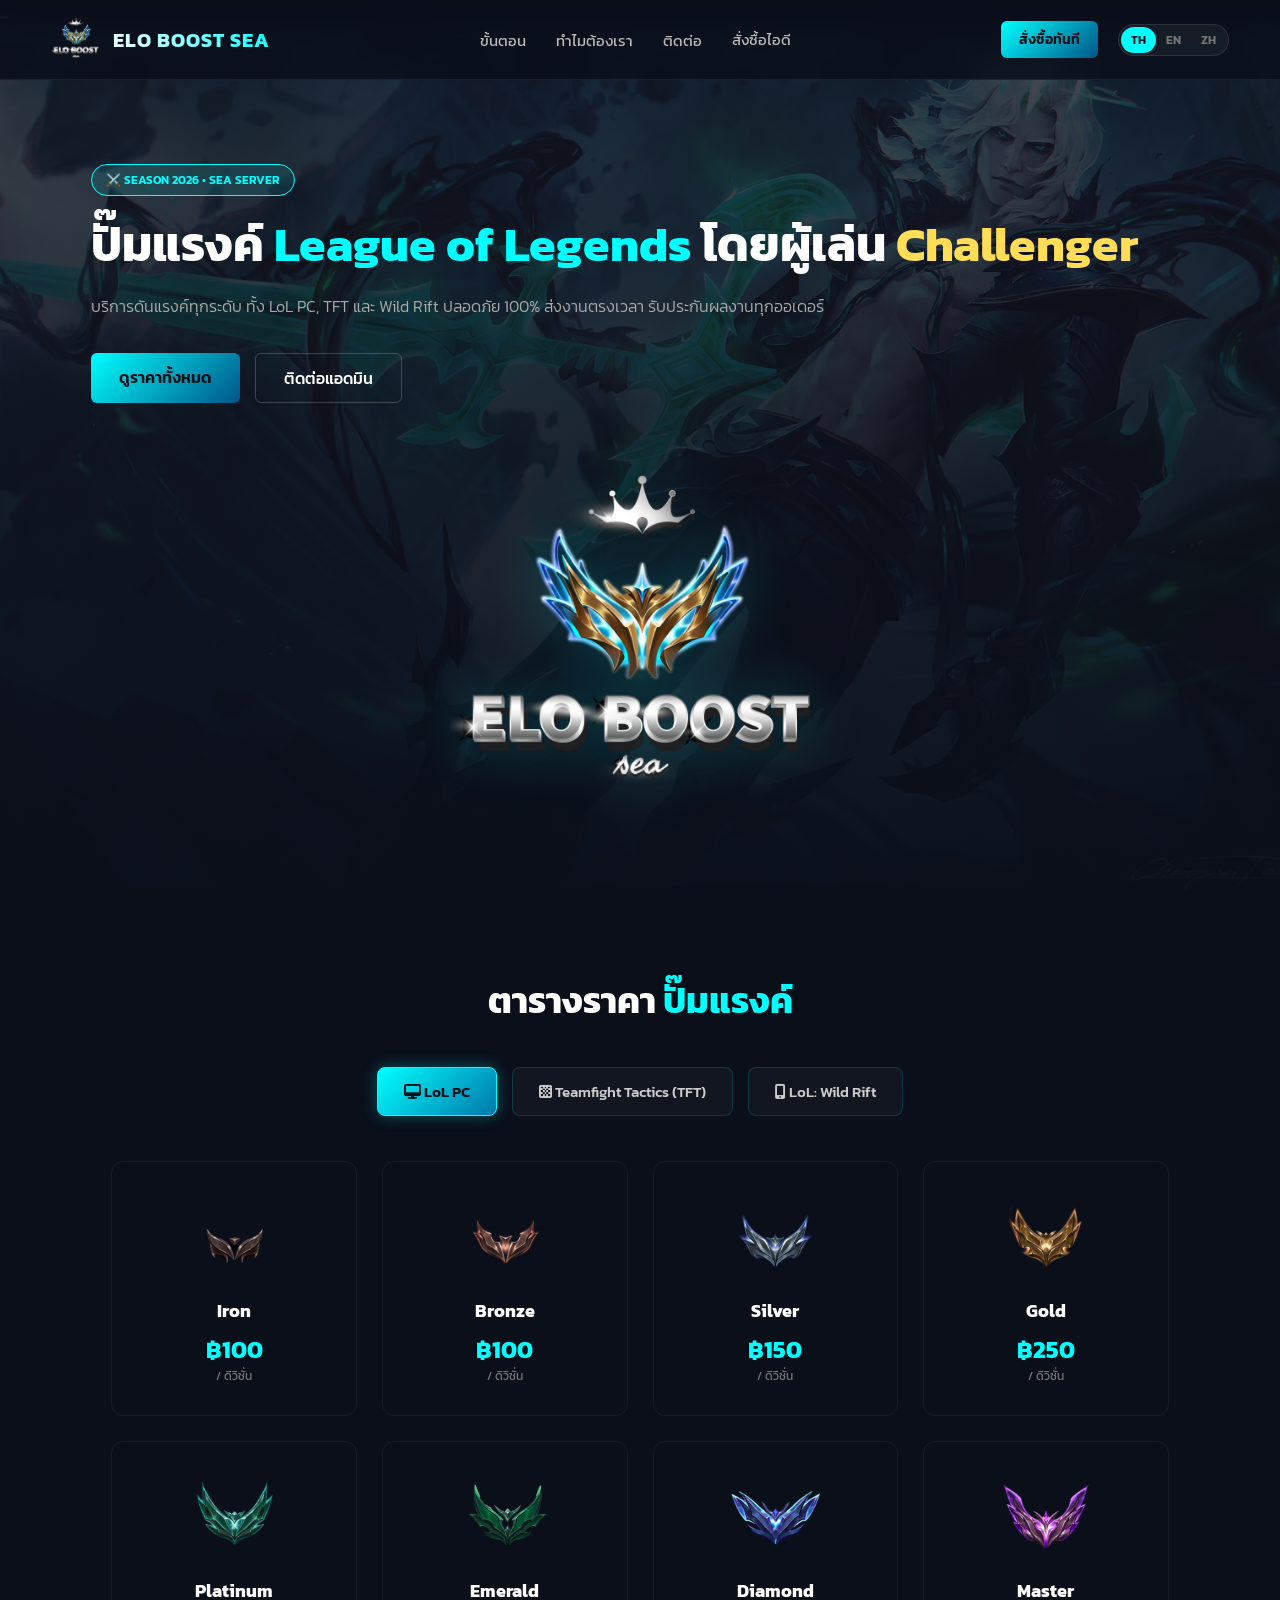
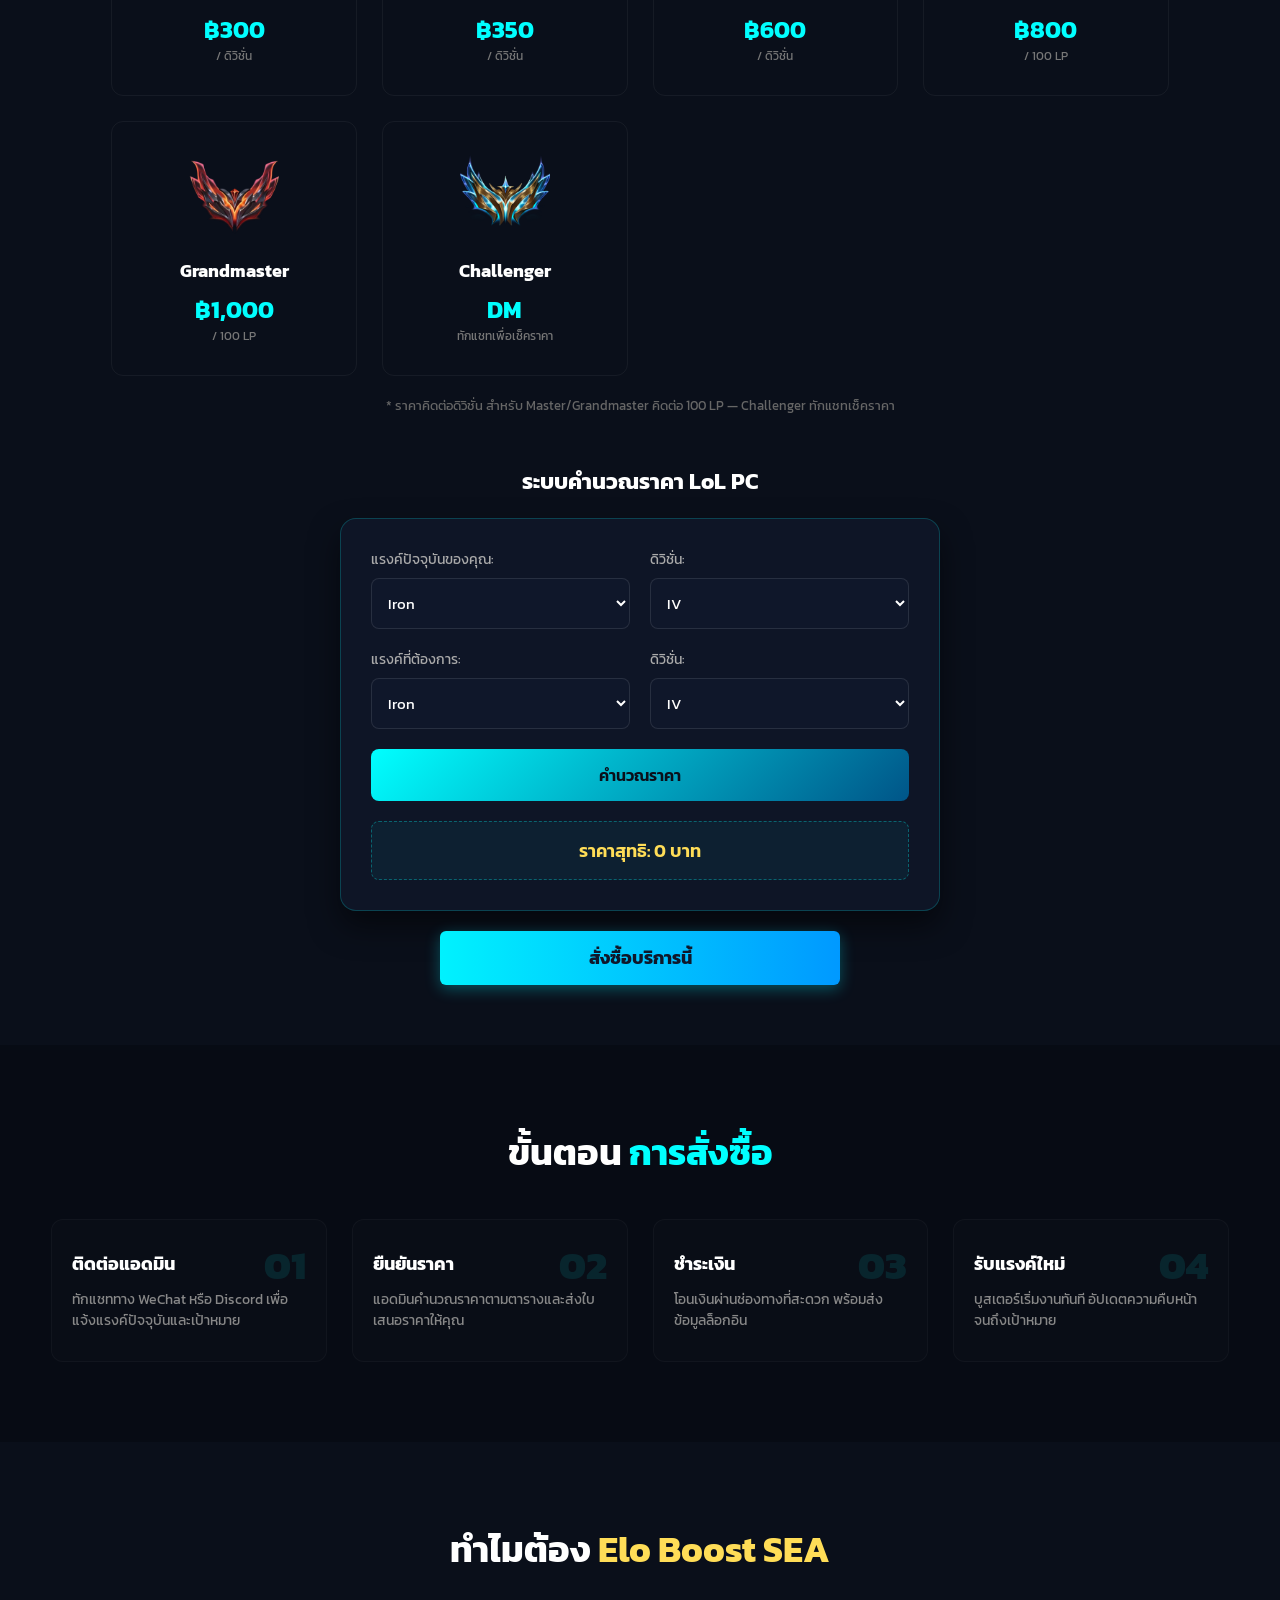
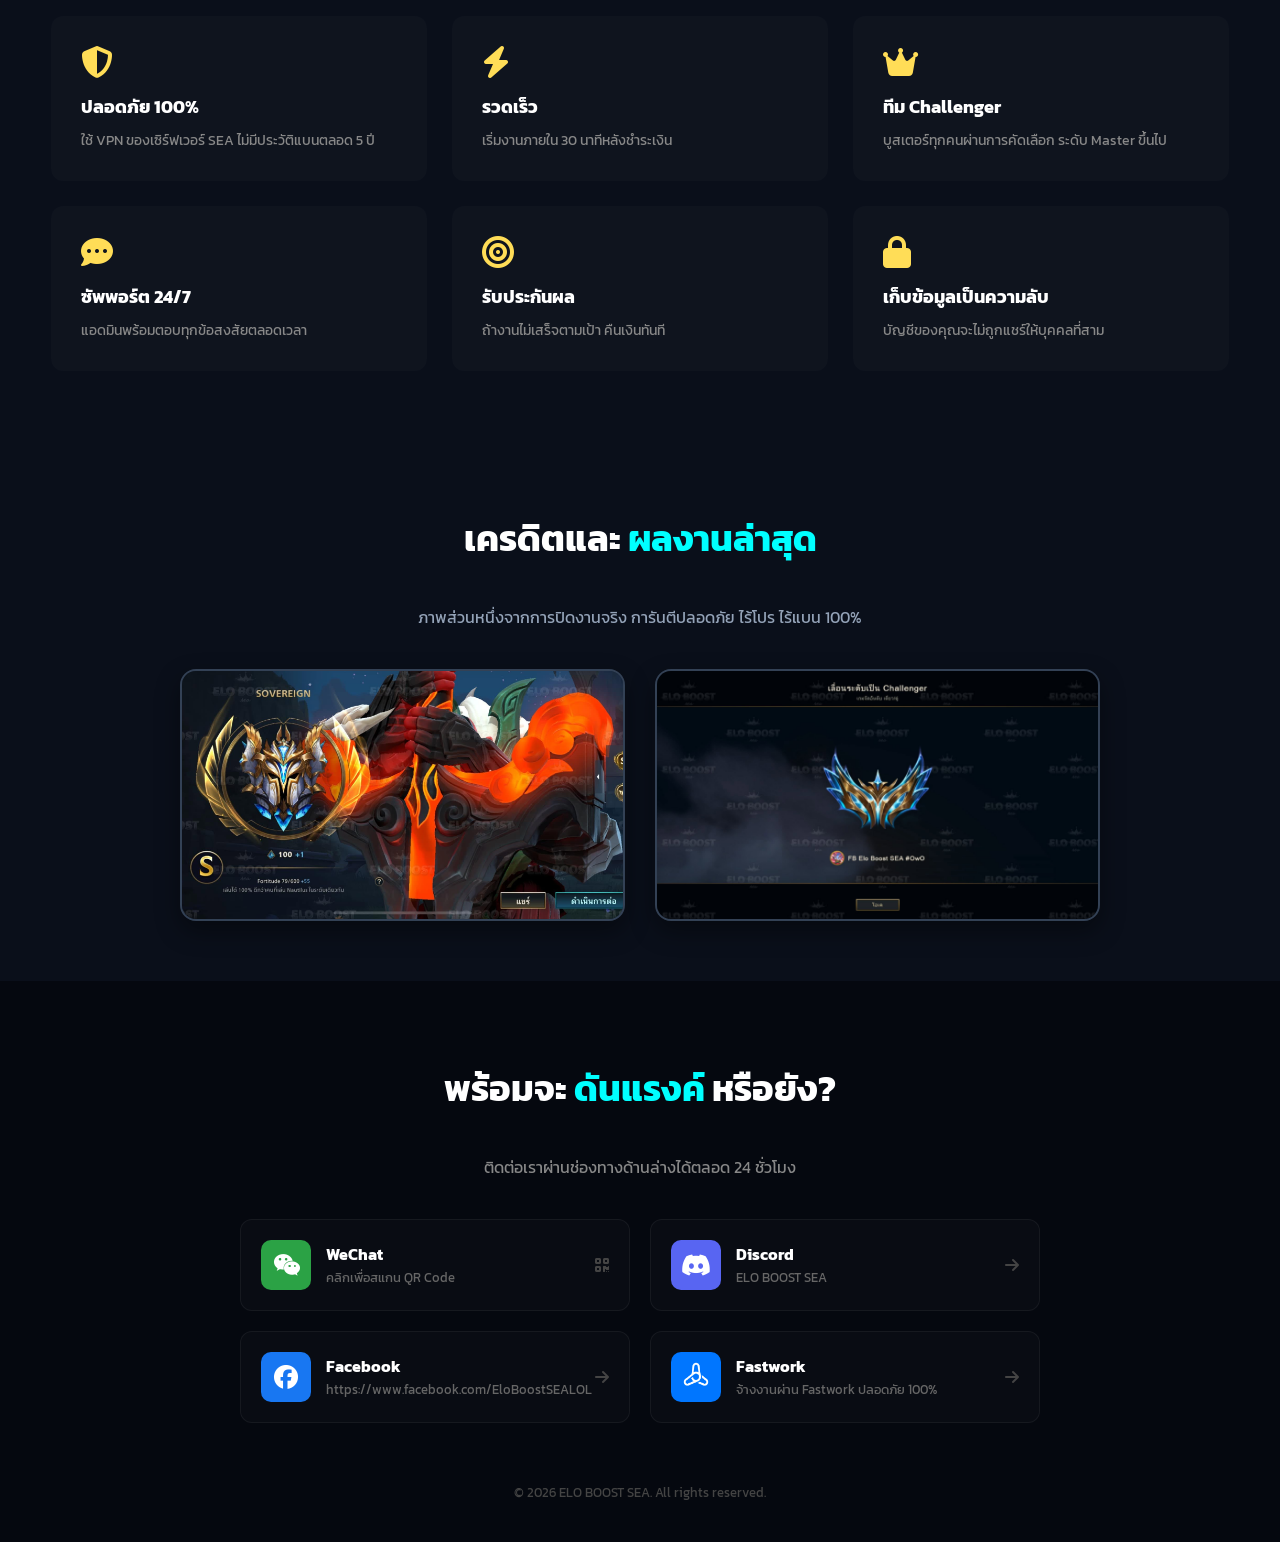
<file: index.html>
<!DOCTYPE html>
<html lang="th">
<head>
    <meta charset="UTF-8">
    <meta name="viewport" content="width=device-width, initial-scale=1.0">
    <title>ELO BOOST SEA - บริการปั๊มแรงค์ LOL / TFT / Wild Rift</title>
    <link rel="icon" type="image/png" href="favicon.png">
    <link href="https://fonts.googleapis.com/css2?family=Kanit:wght@300;400;500;600;700&display=swap" rel="stylesheet">
    <link rel="stylesheet" href="https://cdnjs.cloudflare.com/ajax/libs/font-awesome/6.4.0/css/all.min.css">
    <link rel="stylesheet" href="style.css">
    ...

    <!-- 👑 โค้ดปรับแต่งพื้นหลังภาพ Viego เฉพาะส่วนบนถึงคำนวณแรงค์ -->
    <style>
        .viego-bg-wrapper {
            background-image: linear-gradient(to bottom, rgba(10, 15, 26, 0.75), rgba(10, 15, 26, 0.98)), url('1124214.jpg');
            background-size: cover;
            background-position: center top;
            background-repeat: no-repeat;
            background-attachment: fixed;
            width: 100%;
        }
        .hero-section, .pricing-container-section {
            background: transparent !important;
        }
    </style>
</head>
<body>

    <!-- แถบเมนูด้านบน (Navbar Fixed) -->
    <header class="navbar">
        <div class="nav-left">
            <img src="logo.png" alt="Logo" class="nav-logo">
            <span class="logo-text">ELO BOOST SEA</span>
        </div>
        
        <nav class="nav-center">
            <ul>
                <li><a href="#steps" data-key="navSteps">ขั้นตอน</a></li>
                <li><a href="#whyus" data-key="navWhy">ทำไมต้องเรา</a></li>
                <li><a href="#contact" data-key="navContact">ติดต่อ</a></li>
                <a href="https://sell-buy-id-elosoostsea.lovable.app" target="_blank" class="nav-link nav-buy-id" data-key="navBuyId">สั่งซื้อไอดี</a>
            </ul>
        </nav>

        <div class="nav-right">
            <a href="#contact" class="btn-nav-order" data-key="navOrderBtn">สั่งซื้อทันที</a>
            <div class="lang-switcher">
                <button onclick="switchLanguage('th')" id="btn-th" class="lang-btn active">TH</button>
                <button onclick="switchLanguage('en')" id="btn-en" class="lang-btn">EN</button>
                <button id="btn-zh" onclick="switchLanguage('zh')" class="lang-btn">ZH</button>
            </div>
        </div>
    </header>

    <!-- 🟢 เริ่มโซนพื้นหลัง Viego -->
    <div class="viego-bg-wrapper">

        <!-- ส่วนที่ 1: หน้าแรกหลัก (Hero Section) -->
        <section id="home" class="hero-section">
            <div class="hero-container">
                <div class="hero-content">
                    <div class="season-badge">
                        <span>⚔️ SEASON 2026 • SEA SERVER</span>
                    </div>
                    <h1 data-key="heroTitle">
                        ปั๊มแรงค์ <span class="text-cyan">League of Legends</span> โดยผู้เล่น <span class="text-gold">Challenger</span>
                    </h1>
                    <p class="hero-subtext" data-key="heroSub">
                        บริการดันแรงค์ทุกระดับ ทั้ง LoL PC, TFT และ Wild Rift ปลอดภัย 100% ส่งงานตรงเวลา รับประกันผลงานทุกออเดอร์
                    </p>
                    <div class="hero-buttons">
                        <a href="#pricing-section" class="btn-gradient" data-key="btnPriceText">ดูราคาทั้งหมด</a>
                        <a href="#contact" class="btn-outline" data-key="btnAdminText">ติดต่อแอดมิน</a>
                    </div>
                </div>

                <div class="hero-image-area">
                    <div class="radial-glow"></div>
                    <img src="logo.png" alt="ELO BOOST SEA" class="hero-crest">
                </div>
            </div>
        </section>

        <!-- ส่วนที่ 2: ตารางราคาและการคำนวณราคา (Pricing & Calculator) -->
        <section id="pricing-section" class="pricing-container-section">
            <h2 class="section-title" data-key="pricingMainTitle">ตารางราคา <span class="text-cyan">ปั๊มแรงค์</span></h2>
            
            <!-- 🎛️ แท็บสลับหมวดหมู่เกม (Game Tabs) -->
            <div class="game-tabs-nav">
                <button class="game-tab-btn active" onclick="switchGameTab('lol-pc')">
                    <i class="fa-solid fa-desktop"></i> LoL PC
                </button>
                <button class="game-tab-btn" onclick="switchGameTab('tft')">
                    <i class="fa-solid fa-chess-board"></i> Teamfight Tactics (TFT)
                </button>
                <button class="game-tab-btn" onclick="switchGameTab('lol-wr')">
                    <i class="fa-solid fa-mobile-screen-button"></i> LoL: Wild Rift
                </button>
            </div>

            <!-- ==========================================
                 หมวดหมู่ที่ 1: LoL PC Content
                 ========================================== -->
            <div id="content-lol-pc" class="game-tab-content active">
                <div class="rank-price-grid">
                    <div class="rank-card card-iron">
                        <img src="120px-Season_2022_-_Iron.png" alt="Iron" class="rank-img">
                        <h3 class="rank-name-iron">Iron</h3>
                        <p class="price-val">฿100</p><span class="price-unit" data-key="perDiv">/ ดิวิชั่น</span>
                    </div>
                    <div class="rank-card card-bronze">
                        <img src="7ce03682-2356-4f67-9c69-5ff49ad4ee72.webp" alt="Bronze" class="rank-img">
                        <h3 class="rank-name-bronze">Bronze</h3>
                        <p class="price-val">฿100</p><span class="price-unit" data-key="perDiv">/ ดิวิชั่น</span>
                    </div>
                    <div class="rank-card card-silver">
                        <img src="093c5360-2961-41d2-860e-8cac01f070ce.webp" alt="Silver" class="rank-img">
                        <h3 class="rank-name-silver">Silver</h3>
                        <p class="price-val">฿150</p><span class="price-unit" data-key="perDiv">/ ดิวิชั่น</span>
                    </div>
                    <div class="rank-card card-gold">
                        <img src="Qjf7CRIIqXLn7pWAwPRmIeP8XM.webp" alt="Gold" class="rank-img">
                        <h3 class="rank-name-gold">Gold</h3>
                        <p class="price-val">฿250</p><span class="price-unit" data-key="perDiv">/ ดิวิชั่น</span>
                    </div>
                    <div class="rank-card card-platinum">
                        <img src="0c1c4015-4935-4404-be7c-0b41a8f24327.webp" alt="Platinum" class="rank-img">
                        <h3 class="rank-name-platinum">Platinum</h3>
                        <p class="price-val">฿300</p><span class="price-unit" data-key="perDiv">/ ดิวิชั่น</span>
                    </div>
                    <div class="rank-card card-emerald">
                        <img src="em.png" alt="Emerald" class="rank-img">
                        <h3 class="rank-name-emerald">Emerald</h3>
                        <p class="price-val">฿350</p><span class="price-unit" data-key="perDiv">/ ดิวิชั่น</span>
                    </div>
                    <div class="rank-card card-diamond">
                        <img src="dm.png" alt="Diamond" class="rank-img">
                        <h3 class="rank-name-diamond">Diamond</h3>
                        <p class="price-val">฿600</p><span class="price-unit" data-key="perDiv">/ ดิวิชั่น</span>
                    </div>
                    <div class="rank-card card-master">
                        <img src="f32f7fbd-824c-4bab-b11f-a367cdf1c24b.webp" alt="Master" class="rank-img">
                        <h3 class="rank-name-master">Master</h3>
                        <p class="price-val">฿800</p><span class="price-unit" data-key="perLP">/ 100 LP</span>
                    </div>
                    <div class="rank-card card-grandmaster">
                        <img src="322a84c3-f702-4531-b76d-4bd2dffb73fd.webp" alt="Grandmaster" class="rank-img">
                        <h3 class="rank-name-grandmaster">Grandmaster</h3>
                        <p class="price-val">฿1,000</p><span class="price-unit" data-key="perLP">/ 100 LP</span>
                    </div>
                    <div class="rank-card card-challenger">
                        <img src="i-hit-challenger-v0-e4gcoovo9i3f1.png" alt="Challenger" class="rank-img">
                        <h3 class="rank-name-challenger">Challenger</h3>
                        <p class="price-val text-gold">DM</p><span class="price-unit" data-key="checkChat">ทักแชทเพื่อเช็คราคา</span>
                    </div>
                </div>
                <p class="price-note" data-key="priceNote">* ราคาคิดต่อดิวิชั่น สำหรับ Master/Grandmaster คิดต่อ 100 LP — Challenger ทักแชทเช็คราคา</p>

                <!-- เครื่องคำนวณราคา LoL PC -->
                <div class="calculator-box-area">
                    <h3 class="calc-box-title" data-key="calcTitleLoL">ระบบคำนวณราคา LoL PC</h3>
                    <div class="calc-card">
                        <div class="input-row">
                            <div class="input-group">
                                <label for="lolCurrentRank" data-key="labelCurrent">แรงค์ปัจจุบันของคุณ:</label>
                                <select id="lolCurrentRank">
                                    <option value="iron">Iron</option>
                                    <option value="bronze">Bronze</option>
                                    <option value="silver">Silver</option>
                                    <option value="gold">Gold</option>
                                    <option value="platinum">Platinum</option>
                                    <option value="emerald">Emerald</option>
                                    <option value="diamond">Diamond</option>
                                </select>
                            </div>
                            <div class="input-group">
                                <label for="lolCurrentDiv" data-key="labelDiv">ดิวิชั่น:</label>
                                <select id="lolCurrentDiv">
                                    <option value="4">IV</option>
                                    <option value="3">III</option>
                                    <option value="2">II</option>
                                    <option value="1">I</option>
                                </select>
                            </div>
                        </div>
                        <div class="input-row">
                            <div class="input-group">
                                <label for="lolDesiredRank" data-key="labelDesired">แรงค์ที่ต้องการ:</label>
                                <select id="lolDesiredRank">
                                    <option value="iron">Iron</option>
                                    <option value="bronze">Bronze</option>
                                    <option value="silver">Silver</option>
                                    <option value="gold">Gold</option>
                                    <option value="platinum">Platinum</option>
                                    <option value="emerald">Emerald</option>
                                    <option value="diamond">Diamond</option>
                                </select>
                            </div>
                            <div class="input-group">
                                <label for="lolDesiredDiv" data-key="labelDiv">ดิวิชั่น:</label>
                                <select id="lolDesiredDiv">
                                    <option value="4">IV</option>
                                    <option value="3">III</option>
                                    <option value="2">II</option>
                                    <option value="1">I</option>
                                </select>
                            </div>
                        </div>
                        <button onclick="calculateLolPrice()" class="btn-calculate" data-key="btnCalcText">คำนวณราคา</button>
                        <div class="result-box"><span id="lol-result-text">ราคาสุทธิ: 0 บาท</span></div>
                    </div>
                </div>

                <!-- กล่องปุ่มสั่งซื้อทันที -->
                <div class="calculator-order-box">
                    <a href="#contact" class="btn-order-boost-glow">
                        <span data-key="btnOrderBoost">สั่งซื้อบริการนี้</span>
                    </a>
                </div>
            </div>

            <!-- ==========================================
                 หมวดหมู่ที่ 2: TFT Content
                 ========================================== -->
            <div id="content-tft" class="game-tab-content">
                <div class="rank-price-grid">
                    <div class="rank-card card-iron">
                        <img src="120px-Season_2022_-_Iron.png" alt="TFT Iron" class="rank-img">
                        <h3 class="rank-name-iron">Iron</h3>
                        <p class="price-val">฿100</p><span class="price-unit" data-key="perDiv">/ ดิวิชั่น</span>
                    </div>
                    <div class="rank-card card-bronze">
                        <img src="7ce03682-2356-4f67-9c69-5ff49ad4ee72.webp" alt="TFT Bronze" class="rank-img">
                        <h3 class="rank-name-bronze">Bronze</h3>
                        <p class="price-val">฿100</p><span class="price-unit" data-key="perDiv">/ ดิวิชั่น</span>
                    </div>
                    <div class="rank-card card-silver">
                        <img src="093c5360-2961-41d2-860e-8cac01f070ce.webp" alt="TFT Silver" class="rank-img">
                        <h3 class="rank-name-silver">Silver</h3>
                        <p class="price-val">฿150</p><span class="price-unit" data-key="perDiv">/ ดิวิชั่น</span>
                    </div>
                    <div class="rank-card card-gold">
                        <img src="Qjf7CRIIqXLn7pWAwPRmIeP8XM.webp" alt="TFT Gold" class="rank-img">
                        <h3 class="rank-name-gold">Gold</h3>
                        <p class="price-val">฿250</p><span class="price-unit" data-key="perDiv">/ ดิวิชั่น</span>
                    </div>
                    <div class="rank-card card-platinum">
                        <img src="0c1c4015-4935-4404-be7c-0b41a8f24327.webp" alt="TFT Platinum" class="rank-img">
                        <h3 class="rank-name-platinum">Platinum</h3>
                        <p class="price-val">฿300</p><span class="price-unit" data-key="perDiv">/ ดิวิชั่น</span>
                    </div>
                    <div class="rank-card card-emerald">
                        <img src="em.png" alt="TFT Emerald" class="rank-img">
                        <h3 class="rank-name-emerald">Emerald</h3>
                        <p class="price-val">฿350</p><span class="price-unit" data-key="perDiv">/ ดิวิชั่น</span>
                    </div>
                    <div class="rank-card card-diamond">
                        <img src="dm.png" alt="TFT Diamond" class="rank-img">
                        <h3 class="rank-name-diamond">Diamond</h3>
                        <p class="price-val">฿600</p><span class="price-unit" data-key="perDiv">/ ดิวิชั่น</span>
                    </div>
                    <div class="rank-card card-master">
                        <img src="f32f7fbd-824c-4bab-b11f-a367cdf1c24b.webp" alt="TFT Master" class="rank-img">
                        <h3 class="rank-name-master">Master</h3>
                        <p class="price-val">฿800</p><span class="price-unit" data-key="perLP">/ 100 LP</span>
                    </div>
                    <div class="rank-card card-grandmaster">
                        <img src="322a84c3-f702-4531-b76d-4bd2dffb73fd.webp" alt="TFT GM" class="rank-img">
                        <h3 class="rank-name-grandmaster">Grandmaster</h3>
                        <p class="price-val">฿1,200</p><span class="price-unit" data-key="perLP">/ 100 LP</span>
                    </div>
                    <div class="rank-card card-challenger">
                        <img src="i-hit-challenger-v0-e4gcoovo9i3f1.png" alt="TFT Challenger" class="rank-img">
                        <h3 class="rank-name-challenger">Challenger</h3>
                        <p class="price-val text-gold">DM</p><span class="price-unit" data-key="checkChat">ทักแชทเพื่อเช็คราคา</span>
                    </div>
                </div>
                <p class="price-note" data-key="priceNote">* ราคาคิดต่อดิวิชั่น สำหรับ Master/Grandmaster คิดต่อ 100 LP — Challenger ทักแชทเช็คราคา</p>

                <!-- เครื่องคำนวณราคา TFT -->
                <div class="calculator-box-area">
                    <h3 class="calc-box-title" data-key="calcTitleTFT">ระบบคำนวณราคา TFT (Teamfight Tactics)</h3>
                    <div class="calc-card">
                        <div class="input-row">
                            <div class="input-group">
                                <label for="tftCurrentRank" data-key="labelCurrent">แรงค์ปัจจุบันของคุณ:</label>
                                <select id="tftCurrentRank">
                                    <option value="iron">Iron</option>
                                    <option value="bronze">Bronze</option>
                                    <option value="silver">Silver</option>
                                    <option value="gold">Gold</option>
                                    <option value="platinum">Platinum</option>
                                    <option value="emerald">Emerald</option>
                                    <option value="diamond">Diamond</option>
                                </select>
                            </div>
                            <div class="input-group">
                                <label for="tftCurrentDiv" data-key="labelDiv">ดิวิชั่น:</label>
                                <select id="tftCurrentDiv">
                                    <option value="4">IV</option>
                                    <option value="3">III</option>
                                    <option value="2">II</option>
                                    <option value="1">I</option>
                                </select>
                            </div>
                        </div>
                        <div class="input-row">
                            <div class="input-group">
                                <label for="tftDesiredRank" data-key="labelDesired">แรงค์ที่ต้องการ:</label>
                                <select id="tftDesiredRank">
                                    <option value="iron">Iron</option>
                                    <option value="bronze">Bronze</option>
                                    <option value="silver">Silver</option>
                                    <option value="gold">Gold</option>
                                    <option value="platinum">Platinum</option>
                                    <option value="emerald">Emerald</option>
                                    <option value="diamond">Diamond</option>
                                </select>
                            </div>
                            <div class="input-group">
                                <label for="tftDesiredDiv" data-key="labelDiv">ดิวิชั่น:</label>
                                <select id="tftDesiredDiv">
                                    <option value="4">IV</option>
                                    <option value="3">III</option>
                                    <option value="2">II</option>
                                    <option value="1">I</option>
                                </select>
                            </div>
                        </div>
                        <button onclick="calculateTftPrice()" class="btn-calculate" data-key="btnCalcText">คำนวณราคา</button>
                        <div class="result-box"><span id="tft-result-text">ราคาสุทธิ: 0 บาท</span></div>
                    </div>
                </div>

                <!-- กล่องปุ่มสั่งซื้อทันที -->
                <div class="calculator-order-box">
                    <a href="#contact" class="btn-order-boost-glow">
                        <span data-key="btnOrderBoost">สั่งซื้อบริการนี้</span>
                    </a>
                </div>
            </div>

            <!-- ==========================================
                 หมวดหมู่ที่ 3: LoL Wild Rift Content
                 ========================================== -->
            <div id="content-lol-wr" class="game-tab-content">
                <h3 style="color:#00ffff; text-align:center; margin-bottom:20px; font-size:20px;"><i class="fa-solid fa-star"></i> ราคาต่อดาว</h3>
                <div class="rank-price-grid">
                    <div class="rank-card card-iron">
                        <img src="LOLwrIRON.png" alt="WR Iron" class="rank-img">
                        <h3 class="rank-name-iron">Iron</h3>
                        <p class="price-val">฿50</p><span class="price-unit">/ ดาว</span>
                    </div>
                    <div class="rank-card card-bronze">
                        <img src="LOLwrBrone.png" alt="WR Bronze" class="rank-img">
                        <h3 class="rank-name-bronze">Bronze</h3>
                        <p class="price-val">฿50</p><span class="price-unit">/ ดาว</span>
                    </div>
                    <div class="rank-card card-silver">
                        <img src="LOLwrSilver.png" alt="WR Silver" class="rank-img">
                        <h3 class="rank-name-silver">Silver</h3>
                        <p class="price-val">฿50</p><span class="price-unit">/ ดาว</span>
                    </div>
                    <div class="rank-card card-gold">
                        <img src="LOLwrGold.png" alt="WR Gold" class="rank-img">
                        <h3 class="rank-name-gold">Gold</h3>
                        <p class="price-val">฿60</p><span class="price-unit">/ ดาว</span>
                    </div>
                    <div class="rank-card card-platinum">
                        <img src="LOLwrPatinum.png" alt="WR Platinum" class="rank-img">
                        <h3 class="rank-name-platinum">Platinum</h3>
                        <p class="price-val">฿70</p><span class="price-unit">/ ดาว</span>
                    </div>
                    <div class="rank-card card-emerald">
                        <img src="LOLwrEmerald.png" alt="WR Emerald" class="rank-img">
                        <h3 class="rank-name-emerald">Emerald</h3>
                        <p class="price-val">฿80</p><span class="price-unit">/ ดาว</span>
                    </div>
                    <div class="rank-card card-diamond">
                        <img src="LOLwrDiamond.png" alt="WR Diamond" class="rank-img">
                        <h3 class="rank-name-diamond">Diamond</h3>
                        <p class="price-val">฿130</p><span class="price-unit">/ ดาว</span>
                    </div>
                    <div class="rank-card card-master">
                        <img src="LOLwrMaster.png" alt="WR Master" class="rank-img">
                        <h3 class="rank-name-master">Master</h3>
                        <p class="price-val">฿160</p><span class="price-unit">/ ดาว</span>
                    </div>
                    <div class="rank-card card-grandmaster">
                        <img src="LOLwrGranmaster.png" alt="WR Grandmaster" class="rank-img">
                        <h3 class="rank-name-grandmaster">Grandmaster</h3>
                        <p class="price-val">฿180</p><span class="price-unit">/ ดาว</span>
                    </div>
                    <div class="rank-card card-challenger">
                        <img src="LOLwrChalenger.png" alt="WR Challenger" class="rank-img">
                        <h3 class="rank-name-challenger">Challenger</h3>
                        <p class="price-val">฿200</p><span class="price-unit">/ ดาว</span>
                    </div>
                </div>

                <!-- 🏷️ ราคาเหมาทั้งแรงค์ของ Wild Rift -->
                <div class="wr-packages-area" style="margin-top: 45px; border-top: 1px solid rgba(255,255,255,0.1); padding-top: 30px;">
                    <h3 style="color:#ffcc00; text-align:center; margin-bottom:25px; font-size:20px;"><i class="fa-solid fa-tags"></i> ราคาเหมาโปรโมชัน</h3>
                    <div class="rank-price-grid" style="grid-template-columns: repeat(auto-fit, minmax(220px, 1fr)); gap: 15px;">
                        <div class="rank-card" style="background: rgba(20,25,35,0.7); padding: 15px;">
                            <span style="color:#bbb; font-size:13px; display:block; margin-bottom:5px;">Iron ไป Bronze</span>
                            <p class="price-val" style="font-size:24px; color:#fff;">฿300</p>
                        </div>
                        <div class="rank-card" style="background: rgba(20,25,35,0.7); padding: 15px;">
                            <span style="color:#bbb; font-size:13px; display:block; margin-bottom:5px;">Bronze ไป Silver</span>
                            <p class="price-val" style="font-size:24px; color:#fff;">฿480</p>
                        </div>
                        <div class="rank-card" style="background: rgba(20,25,35,0.7); padding: 15px;">
                            <span style="color:#bbb; font-size:13px; display:block; margin-bottom:5px;">Silver ไป Gold</span>
                            <p class="price-val" style="font-size:24px; color:#fff;">฿500</p>
                        </div>
                        <div class="rank-card" style="background: rgba(20,25,35,0.7); padding: 15px;">
                            <span style="color:#bbb; font-size:13px; display:block; margin-bottom:5px;">Gold ไป Platinum</span>
                            <p class="price-val" style="font-size:24px; color:#fff;">฿800</p>
                        </div>
                        <div class="rank-card" style="background: rgba(20,25,35,0.7); padding: 15px;">
                            <span style="color:#bbb; font-size:13px; display:block; margin-bottom:5px;">Platinum ไป Emerald</span>
                            <p class="price-val" style="font-size:24px; color:#fff;">฿950</p>
                        </div>
                        <div class="rank-card" style="background: rgba(20,25,35,0.7); padding: 15px;">
                            <span style="color:#bbb; font-size:13px; display:block; margin-bottom:5px;">Emerald ไป Diamond</span>
                            <p class="price-val" style="font-size:24px; color:#fff;">฿1,200</p>
                        </div>
                        <div class="rank-card" style="background: rgba(20,25,35,0.7); padding: 15px;">
                            <span style="color:#bbb; font-size:13px; display:block; margin-bottom:5px;">Diamond ไป Master</span>
                            <p class="price-val" style="font-size:24px; color:#fff;">฿2,800</p>
                        </div>
                        <div class="rank-card" style="background: rgba(20,25,35,0.7); padding: 15px;">
                            <span style="color:#bbb; font-size:13px; display:block; margin-bottom:5px;">Master ไป Grandmaster</span>
                            <p class="price-val" style="font-size:24px; color:#fff;">฿2,800</p>
                        </div>
                    </div>
                </div>

                <!-- ⚠️ หมายเหตุข้อตกลงและเงื่อนไขความปลอดภัย -->
                <div class="calculator-box-area" style="margin-top: 35px;">
                    <div class="calc-card" style="background: rgba(255, 77, 77, 0.04); border: 1px solid rgba(255, 77, 77, 0.2); border-left: 4px solid #ff4d4d; border-radius: 6px; padding: 20px; text-align: left;">
                        <h4 style="color: #ff4d4d; margin-bottom: 12px; font-size:16px; font-weight:500;"><i class="fa-solid fa-triangle-exclamation"></i> หมายเหตุสำคัญสำหรับการสั่งซื้อ</h4>
                        <ul style="color: #bbb; padding-left: 20px; font-size: 14px; line-height: 1.6; margin: 0;">
                            <li style="margin-bottom: 8px;">ห้ามลูกค้าเข้าบัญชี ID ไปลงเล่นโหมดจัดอันดับ (Ranked) ในระหว่างระยะเวลาการจ้างงาน หากพบว่ามีการทำผิดกฎระบบจะถือว่าสิ้นสุดการส่งมอบงานทันที</li>
                            <li>ข้อมูลและบัญชีทุกอย่างของลูกค้าจะถูกเก็บเป็นความลับสูงสุด โดยทางเพจมีนโยบายเข้มงวดในการปกปิดและตัดภาพชื่อไอดีหรือสลิปการโอนเงินของลูกค้าก่อนนำไปเผยแพร่เป็นเครดิตรีวิว</li>
                        </ul>
                    </div>
                </div>

                <!-- กล่องปุ่มสั่งซื้อทันที -->
                <div class="calculator-order-box">
                    <a href="#contact" class="btn-order-boost-glow">
                        <span data-key="btnOrderBoost">สั่งซื้อบริการนี้</span>
                    </a>
                </div>
            </div>

        </section>
    </div>
    <!-- 🔴 สิ้นสุดโซนพื้นหลัง Viego -->

    <!-- ส่วนที่ 3: ขั้นตอนการสั่งซื้อ (Steps Section) -->
    <section id="steps" class="steps-section">
        <h2 class="section-title" data-key="stepsMainTitle">ขั้นตอน <span class="text-cyan">การสั่งซื้อ</span></h2>
        <div class="steps-grid">
            <div class="step-card">
                <div class="step-num">01</div>
                <h3 data-key="step1Title">ติดต่อแอดมิน</h3>
                <p data-key="step1Sub">ทักแชททาง WeChat หรือ Discord เพื่อแจ้งแรงค์ปัจจุบันและเป้าหมาย</p>
            </div>
            <div class="step-card">
                <div class="step-num">02</div>
                <h3 data-key="step2Title">ยืนยันราคา</h3>
                <p data-key="step2Sub">แอดมินคำนวณราคาตามตารางและส่งใบเสนอราคาให้คุณ</p>
            </div>
            <div class="step-card">
                <div class="step-num">03</div>
                <h3 data-key="step3Title">ชำระเงิน</h3>
                <p data-key="step3Sub">โอนเงินผ่านช่องทางที่สะดวก พร้อมส่งข้อมูลล็อกอิน</p>
            </div>
            <div class="step-card">
                <div class="step-num">04</div>
                <h3 data-key="step4Title">รับแรงค์ใหม่</h3>
                <p data-key="step4Sub">บูสเตอร์เริ่มงานทันที อัปเดตความคืบหน้าจนถึงเป้าหมาย</p>
            </div>
        </div>
    </section>

    <!-- ส่วนที่ 4: ทำไมต้องเรา (Why Us Section) -->
    <section id="whyus" class="whyus-section">
        <h2 class="section-title" data-key="whyMainTitle">ทำไมต้อง <span class="text-gold">Elo Boost SEA</span></h2>
        <div class="whyus-grid">
            <div class="why-card">
                <i class="fa-solid fa-shield-halved why-icon"></i>
                <h3 data-key="why1Title">ปลอดภัย 100%</h3>
                <p data-key="why1Sub">ใช้ VPN ของเซิร์ฟเวอร์ SEA ไม่มีประวัติแบนตลอด 5 ปี</p>
            </div>
            <div class="why-card">
                <i class="fa-solid fa-bolt why-icon"></i>
                <h3 data-key="why2Title">รวดเร็ว</h3>
                <p data-key="why2Sub">เริ่มงานภายใน 30 นาทีหลังชำระเงิน</p>
            </div>
            <div class="why-card">
                <i class="fa-solid fa-crown why-icon"></i>
                <h3 data-key="why3Title">ทีม Challenger</h3>
                <p data-key="why3Sub">บูสเตอร์ทุกคนผ่านการคัดเลือก ระดับ Master ขึ้นไป</p>
            </div>
            <div class="why-card">
                <i class="fa-solid fa-comment-dots why-icon"></i>
                <h3 data-key="why4Title">ซัพพอร์ต 24/7</h3>
                <p data-key="why4Sub">แอดมินพร้อมตอบทุกข้อสงสัยตลอดเวลา</p>
            </div>
            <div class="why-card">
                <i class="fa-solid fa-bullseye why-icon"></i>
                <h3 data-key="why5Title">รับประกันผล</h3>
                <p data-key="why5Sub">ถ้างานไม่เสร็จตามเป้า คืนเงินทันที</p>
            </div>
            <div class="why-card">
                <i class="fa-solid fa-lock why-icon"></i>
                <h3 data-key="why6Title">เก็บข้อมูลเป็นความลับ</h3>
                <p data-key="why6Sub">บัญชีของคุณจะไม่ถูกแชร์ให้บุคคลที่สาม</p>
            </div>
        </div>
    </section>

    <!-- 🟢 ส่วนเครดิตผลงาน -->
    <section id="credits" class="credits-section">
        <h2 class="section-title" data-key="creditsMainTitle">เครดิตและ <span class="text-cyan">ผลงานล่าสุด</span></h2>
        <p class="credits-subtitle" data-key="creditsSub">ภาพส่วนหนึ่งจากการปิดงานจริง การันตีปลอดภัย ไร้โปร ไร้แบน 100%</p>
        
        <div class="credits-grid">
            <div class="credit-card">
                <img src="creditLOLWR.png" alt="Review 1" class="credit-img-full">
            </div>
            <div class="credit-card">
                <img src="creditLOLPC.png" alt="Review 2" class="credit-img-full">
            </div>
        </div>
    </section>

    <!-- ส่วนช่องทางการติดต่อ -->
    <section id="contact" class="contact-section">
        <h2 class="section-title" data-key="contactMainTitle">พร้อมจะ <span class="text-cyan">ดันแรงค์</span> หรือยัง?</h2>
        <p class="contact-subtitle" data-key="contactSub">ติดต่อเราผ่านช่องทางด้านล่างได้ตลอด 24 ชั่วโมง</p>
        
        <div class="social-grid">
            <div class="social-card wechat-card" onclick="toggleQRModal(true)" style="cursor: pointer;">
                <div class="social-left">
                    <div class="social-icon-bg bg-green">
                        <i class="fa-brands fa-weixin"></i>
                    </div>
                    <div class="social-info">
                        <h3>WeChat</h3>
                        <p data-key="wechatLinkText">คลิกเพื่อสแกน QR Code</p>
                    </div>
                </div>
                <i class="fa-solid fa-qrcode arrow-icon"></i>
            </div>

            <a href="https://discord.gg/2bKuASH2uF" target="_blank" class="social-card discord-card">
                <div class="social-left">
                    <div class="social-icon-bg bg-purple">
                        <i class="fa-brands fa-discord"></i>
                    </div>
                    <div class="social-info">
                        <h3>Discord</h3>
                        <p data-key="discordLinkText">ELO BOOST SEA</p>
                    </div>
                </div>
                <i class="fa-solid fa-arrow-right arrow-icon"></i>
            </a>

            <a href="https://www.facebook.com/EloBoostSEALOL" target="_blank" class="social-card facebook-card">
                <div class="social-left">
                    <div class="social-icon-bg bg-blue">
                        <i class="fa-brands fa-facebook"></i>
                    </div>
                    <div class="social-info">
                        <h3>Facebook</h3>
                        <p data-key="facebookLinkText">https://www.facebook.com/EloBoostSEALOL</p>
                    </div>
                </div>
                <i class="fa-solid fa-arrow-right arrow-icon"></i>
            </a>

            <a href="https://fastwork.co/user/oujoluana/gaming-74368342" target="_blank" class="social-card fastwork-card">
                <div class="social-left">
                    <div class="social-icon-bg bg-fastwork-blue">
                        <img src="FastWork.png" alt="Fastwork" class="fw-custom-img">
                    </div>
                    <div class="social-info">
                        <h3>Fastwork</h3>
                        <p data-key="fastworkLinkText">จ้างงานผ่าน Fastwork ปลอดภัย 100%</p>
                    </div>
                </div>
                <i class="fa-solid fa-arrow-right arrow-icon"></i>
            </a>
        </div>

        <div id="qrModal" class="qr-modal" onclick="toggleQRModal(false)">
            <div class="qr-modal-content" onclick="event.stopPropagation()">
                <span class="qr-close" onclick="toggleQRModal(false)">&times;</span>
                <h3 data-key="qrModalTitle" style="color: #fff; margin-bottom: 15px; font-size: 1.2rem;">Scan QR Code</h3>
                <img src="QRcodeWeChat.png" alt="QR Code" class="qr-image-display">
                <p data-key="qrModalSub" style="color: #888; margin-top: 10px; font-size: 0.9rem;">เปิดแอปสแกนเพื่อติดต่อเราได้ทันที</p>
            </div>
        </div>

        <p class="copyright">© 2026 ELO BOOST SEA. All rights reserved.</p>
    </section>

    <script src="script.js"></script>
</body>
</html>
</file>
<file: style.css>
/* การเคลียร์ค่าพื้นฐาน (Reset & Base Styles) */
* {
    margin: 0;
    padding: 0;
    box-sizing: border-box;
}
html {
    scroll-behavior: smooth;
}
body {
    background-color: #0a0f1a;
    color: #ffffff;
    font-family: 'Kanit', sans-serif;
    overflow-x: hidden;
}

/* สีหลักประจำธีมเว็บไซต์ */
.text-cyan { color: #00ffff; }
.text-gold { color: #ffdd57; }

/* แถบเมนูด้านบน (Navbar) */
.navbar {
    position: fixed;
    top: 0;
    left: 0;
    width: 100%;
    height: 80px;
    background: rgba(10, 15, 26, 0.85);
    backdrop-filter: blur(10px);
    border-bottom: 1px solid rgba(0, 255, 255, 0.1);
    display: flex;
    justify-content: space-between;
    align-items: center;
    padding: 0 4%;
    z-index: 1000;
}
.nav-left {
    display: flex;
    align-items: center;
    gap: 12px;
}
.nav-logo {
    height: 50px;
    width: auto;
}
/* โค้ดเดิมที่ปรับปรุงแล้ว (คัดลอกส่วนนี้ไปวางทับ) */
.logo-text {
    font-size: 20px;
    font-weight: 700;
    letter-spacing: 1px;
    background: linear-gradient(45deg, #fff, #00ffff);
    -webkit-background-clip: text;
    -webkit-text-fill-color: transparent;

    /* 🟢 เพิ่มส่วนอนิเมชั่นเรืองแสง (Glowing Shadow Animation) */
    /* ใช้ filter: drop-shadow เพื่อให้เงารองรับ Gradient Text */
    animation: logoGlowPulse 2.5s ease-in-out infinite;
}

/* 🟢 กำหนดขั้นตอนของอนิเมชั่น */
@keyframes logoGlowPulse {
    0% {
        /* เงาจางๆ เริ่มต้น */
        filter: drop-shadow(0 0 2px rgba(0, 255, 255, 0.3));
    }
    50% {
        /* เรืองแสงชัดเจนขึ้น (เพิ่ม Blur และความเข้มข้นสีฟ้า cyan) */
        filter: drop-shadow(0 0 10px rgba(0, 255, 255, 0.9));
    }
    100% {
        /* กลับไปจางเหมือนเดิม */
        filter: drop-shadow(0 0 2px rgba(0, 255, 255, 0.3));
    }
}
.nav-center ul {
    display: flex;
    list-style: none;
    gap: 30px;
}
.nav-center a {
    color: #bbb;
    text-decoration: none;
    font-size: 15px;
    font-weight: 400;
    transition: color 0.3s;
}
.nav-center a:hover {
    color: #00ffff;
}
.nav-right {
    display: flex;
    align-items: center;
    gap: 20px;
}
.btn-nav-order {
    background: linear-gradient(135deg, #00ffff, #005588);
    color: #0a0f1a;
    padding: 8px 18px;
    border-radius: 6px;
    text-decoration: none;
    font-weight: 600;
    font-size: 14px;
    transition: transform 0.2s, box-shadow 0.2s;
}
.btn-nav-order:hover {
    transform: translateY(-2px);
    box-shadow: 0 0 15px rgba(0, 255, 255, 0.4);
}

/* ปุ่มสลับภาษา TH/EN */
.lang-switcher {
    display: flex;
    background: rgba(255, 255, 255, 0.05);
    border: 1px solid rgba(255, 255, 255, 0.1);
    border-radius: 20px;
    padding: 2px;
}
.lang-btn {
    background: transparent;
    border: none;
    color: #777;
    padding: 4px 10px;
    font-size: 12px;
    font-family: 'Kanit', sans-serif;
    font-weight: 600;
    cursor: pointer;
    border-radius: 15px;
    transition: all 0.2s;
}
.lang-btn.active {
    background: #00ffff;
    color: #0a0f1a;
}

/* ส่วนหัวแรกของเว็บ (Hero Section) */
.hero-section {
    padding-top: 140px;
    padding-bottom: 80px;
}
.hero-container {
    max-width: 1200px;
    margin: 0 auto;
    display: grid;
    grid-template-columns: 1.2s 1fr;
    align-items: center;
    padding: 0 4%;
    gap: 50px;
}
@media (max-width: 968px) {
    .hero-container { grid-template-columns: 1fr; text-align: center; }
    .nav-center { display: none; }
}
.season-badge {
    display: inline-block;
    background: rgba(0, 255, 255, 0.1);
    border: 1px solid #00ffff;
    padding: 6px 14px;
    border-radius: 20px;
    font-size: 12px;
    font-weight: 600;
    color: #00ffff;
    margin-bottom: 20px;
}
.hero-content h1 {
    font-size: 48px;
    line-height: 1.2;
    margin-bottom: 20px;
}
.hero-subtext {
    color: #aaa;
    font-size: 16px;
    margin-bottom: 35px;
    font-weight: 300;
}
.hero-buttons {
    display: flex;
    gap: 15px;
}
@media (max-width: 968px) { .hero-buttons { justify-content: center; } }
.btn-gradient {
    background: linear-gradient(135deg, #00ffff, #005588);
    color: #0a0f1a;
    padding: 12px 28px;
    border-radius: 6px;
    font-weight: 600;
    text-decoration: none;
    transition: all 0.3s;
}
.btn-gradient:hover {
    box-shadow: 0 0 20px rgba(0, 255, 255, 0.5);
}
.btn-outline {
    border: 1px solid rgba(255, 255, 255, 0.2);
    color: #fff;
    padding: 12px 28px;
    border-radius: 6px;
    font-weight: 500;
    text-decoration: none;
    transition: all 0.3s;
}
.btn-outline:hover {
    border-color: #fff;
    background: rgba(255, 255, 255, 0.05);
}
.hero-image-area {
    position: relative;
    display: flex;
    justify-content: center;
}
.hero-crest {
    max-width: 380px;
    width: 100%;
    filter: drop-shadow(0 0 30px rgba(0, 255, 255, 0.2));
    animation: float 4s ease-in-out infinite;
}
@keyframes float {
    0%, 100% { transform: translateY(0); }
    50% { transform: translateY(-15px); }
}
.radial-glow {
    position: absolute;
    width: 400px;
    height: 400px;
    background: radial-gradient(circle, rgba(0,255,255,0.15) 0%, transparent 70%);
    z-index: -1;
}

/* 🎛️ แท็บสลับหมวดหมู่เกม */
.game-tabs-nav {
    display: flex;
    justify-content: center;
    gap: 15px;
    margin-bottom: 45px;
    flex-wrap: wrap;
    padding: 0 10px;
}
.game-tab-btn {
    background: rgba(255, 255, 255, 0.03);
    border: 1px solid rgba(0, 255, 255, 0.15);
    color: #ccc;
    padding: 12px 26px;
    font-size: 15px;
    font-family: 'Kanit', sans-serif;
    font-weight: 500;
    cursor: pointer;
    border-radius: 8px;
    transition: all 0.3s;
}
.game-tab-btn:hover {
    background: rgba(0, 255, 255, 0.08);
    border-color: #00ffff;
}
.game-tab-btn.active {
    background: linear-gradient(135deg, #00ffff, #0077aa);
    color: #0a0f1a;
    border-color: #00ffff;
    font-weight: 600;
    box-shadow: 0 0 15px rgba(0, 255, 255, 0.3);
}
.game-tab-content {
    display: none;
    background: transparent;
}
.game-tab-content.active {
    display: block;
    background: transparent;
    animation: fadeIn 0.4s ease-in-out;
}
@keyframes fadeIn {
    from { opacity: 0; transform: translateY(10px); }
    to { opacity: 1; transform: translateY(0); }
}

/* ส่วนตารางราคาและการคำนวณ */
.pricing-container-section {
    max-width: 1200px;
    margin: 0 auto;
    padding: 60px 4%;
    background: transparent;
}
.section-title {
    font-size: 36px;
    text-align: center;
    margin-bottom: 40px;
}
.rank-price-grid {
    display: grid;
    grid-template-columns: repeat(4, 1fr);
    gap: 25px;
    margin-bottom: 20px;
    max-width: 1200px;
    margin-left: auto;
    margin-right: auto;
    padding: 0 20px;
}

@media (max-width: 1200px) {
    .rank-price-grid {
        grid-template-columns: repeat(3, 1fr);
    }
}

@media (max-width: 768px) {
    .rank-price-grid {
        grid-template-columns: repeat(2, 1fr);
    }
}

@media (max-width: 480px) {
    .rank-price-grid {
        grid-template-columns: 1fr;
    }
}
.rank-card {
    background: transparent;
    border: 1px solid rgba(255, 255, 255, 0.05);
    border-radius: 12px;
    padding: 30px 20px;
    text-align: center;
    transition: all 0.3s;
    display: flex;
    flex-direction: column;
    align-items: center;
}
.rank-card:hover {
    transform: translateY(-5px);
    background: rgba(255, 255, 255, 0.02);
    border-color: rgba(0, 255, 255, 0.3);
    box-shadow: 0 10px 20px rgba(0,0,0,0.3);
}
.rank-img {
    height: 90px;
    margin-bottom: 15px;
    object-fit: contain;
}
.rank-card h3 {
    font-size: 18px;
    margin-bottom: 8px;
}
.price-val {
    font-size: 24px;
    font-weight: 700;
    color: #00ffff;
}
.price-unit {
    font-size: 12px;
    color: #777;
}
.price-note {
    text-align: center;
    color: #666;
    font-size: 13px;
    margin-bottom: 50px;
}
.calc-box-title {
    text-align: center;
    margin-bottom: 20px;
    font-size: 22px;
}

/* กล่องคำนวณ (Calculator Box) */
.calculator-box-area {
    max-width: 600px;
    margin: 0 auto;
}
.calc-card {
    background: rgba(15, 23, 42, 0.8);
    border: 1px solid rgba(0, 255, 255, 0.2);
    border-radius: 16px;
    padding: 30px;
    box-shadow: 0 15px 30px rgba(0,0,0,0.5);
}
.input-row {
    display: flex;
    gap: 20px;
    margin-bottom: 20px;
}
@media (max-width: 500px) { .input-row { flex-direction: column; gap: 15px; } }
.input-group {
    flex: 1;
    display: flex;
    flex-direction: column;
    gap: 8px;
}
.input-group label {
    font-size: 14px;
    color: #aaa;
}
.input-group select {
    background: #0f172a;
    border: 1px solid rgba(255, 255, 255, 0.1);
    color: #fff;
    padding: 12px;
    font-family: 'Kanit', sans-serif;
    border-radius: 8px;
    font-size: 15px;
    outline: none;
    cursor: pointer;
}
.input-group select:focus {
    border-color: #00ffff;
}
.btn-calculate {
    width: 100%;
    background: linear-gradient(135deg, #00ffff, #005588);
    border: none;
    color: #0a0f1a;
    padding: 14px;
    font-family: 'Kanit', sans-serif;
    font-size: 16px;
    font-weight: 600;
    border-radius: 8px;
    cursor: pointer;
    transition: all 0.3s;
}
.btn-calculate:hover {
    box-shadow: 0 0 20px rgba(0, 255, 255, 0.4);
}
.result-box {
    margin-top: 20px;
    background: rgba(0, 255, 255, 0.05);
    border: 1px dashed rgba(0, 255, 255, 0.3);
    padding: 15px;
    border-radius: 8px;
    text-align: center;
}
#lol-result-text, #tft-result-text {
    font-size: 18px;
    font-weight: 600;
    color: #ffdd57;
}

/* ส่วนขั้นตอนการสั่งซื้อ (Steps) */
.steps-section {
    background-color: #070b14;
    padding: 80px 4%;
}
.steps-grid {
    max-width: 1200px;
    margin: 0 auto;
    display: grid;
    grid-template-columns: repeat(auto-fit, minmax(240px, 1fr));
    gap: 25px;
}
.step-card {
    background: rgba(255, 255, 255, 0.01);
    border: 1px solid rgba(255, 255, 255, 0.03);
    border-radius: 12px;
    padding: 30px 20px;
    position: relative;
}
.step-num {
    font-size: 40px;
    font-weight: 800;
    color: rgba(0, 255, 255, 0.1);
    position: absolute;
    top: 15px;
    right: 20px;
}
.step-card h3 {
    font-size: 18px;
    margin-bottom: 12px;
    color: #fff;
}
.step-card p {
    color: #888;
    font-size: 14px;
    line-height: 1.5;
}

/* ส่วนทำไมต้องเรา (Why Us) */
.whyus-section {
    padding: 80px 4%;
}
.whyus-grid {
    max-width: 1200px;
    margin: 0 auto;
    display: grid;
    grid-template-columns: repeat(auto-fit, minmax(280px, 1fr));
    gap: 25px;
}
.why-card {
    background: rgba(255, 255, 255, 0.02);
    border-radius: 12px;
    padding: 30px;
    transition: background 0.3s;
}
.why-card:hover {
    background: rgba(255, 255, 255, 0.04);
}
.why-icon {
    font-size: 32px;
    color: #ffdd57;
    margin-bottom: 15px;
}
.why-card h3 {
    font-size: 18px;
    margin-bottom: 10px;
}
.why-card p {
    color: #888;
    font-size: 14px;
    line-height: 1.5;
}

/* ==========================================
   สไตล์: ส่วนเครดิตผลงาน (Credits Section)
   ========================================== */
.credits-section {
    padding: 60px 20px;
    text-align: center;
    max-width: 1000px;
    margin: 0 auto;
}

.credits-subtitle {
    color: #94a3b8;
    margin-bottom: 40px;
    font-size: 1rem;
}

/* ระบบ Grid จัดเรียงรูปภาพอัตโนมัติ */
.credits-grid {
    display: grid;
    grid-template-columns: repeat(auto-fit, minmax(280px, 1fr));
    gap: 25px;
}
/* ==========================================
   สไตล์ส่วนเครดิตผลงานเวอร์ชันเน้นรูปภาพใหญ่
   ========================================== */

/* 1. ขยายกล่องกริดให้กว้างขึ้น เพื่อดันขนาดรูปให้ใหญ่ขึ้นเต็มตา */
.credits-grid {
    display: grid;
    /* เปลี่ยนจากขนาดเดิม เพิ่มขั้นต่ำเป็น 340px เพื่อให้การ์ดแต่ละใบใหญ่ขึ้น */
    grid-template-columns: repeat(auto-fit, minmax(340px, 1fr)); 
    gap: 30px; /* เพิ่มระยะห่างระหว่างรูปให้ดูโปร่ง สบายตา */
    max-width: 1200px;
    margin: 40px auto 0 auto;
    padding: 0 20px;
}

/* 2. ตัวกล่องการ์ดที่หุ้มรูปภาพ */
.credit-card {
    background-color: #1e293b;
    border: 2px solid #334155;
    border-radius: 16px; /* ความมนของขอบการ์ด */
    overflow: hidden;    /* สำคัญมาก: บังคับให้รูปภาพตัดตามขอบมนของการ์ด ไม่ล้นทะลัก */
    box-shadow: 0 10px 25px rgba(0, 0, 0, 0.4);
    transition: transform 0.3s ease, box-shadow 0.3s ease, border-color 0.3s ease;
    display: flex;
}

/* เอฟเฟกต์ตอนเมาส์ชี้ (Hover) ให้รูปเด้งมีมิติ และเรืองแสงสีฟ้า Cyan สวยๆ */
.credit-card:hover {
    transform: translateY(-6px) scale(1.02);
    border-color: #00ffff;
    box-shadow: 0 15px 35px rgba(0, 255, 255, 0.25);
}

/* 3. คำสั่งคุมรูปภาพให้ขยายเต็มพื้นที่กล่อง 100% */
.credit-img-full {
    width: 100%;
    height: auto;
    object-fit: cover; /* ควบคุมให้รูปภาพถมเต็มพื้นที่อย่างสมสัดส่วน ไม่เบี้ยว */
    display: block;
}
/* ส่วนช่องทางการติดต่อ (Contact) */

.bg-blue {
    background-color: #1877F2 !important; /* กำหนดเป็นสีน้ำเงินตามแบรนด์ Facebook */
}
.contact-section {
    background-color: #05080f;
    padding: 80px 4% 40px 4%;
    text-align: center;
}
.contact-subtitle {
    color: #888;
    margin-bottom: 40px;
}
.social-grid {
    max-width: 800px;
    margin: 0 auto 60px auto;
    display: grid;
    grid-template-columns: 1fr 1fr;
    gap: 20px;
}
@media (max-width: 600px) { .social-grid { grid-template-columns: 1fr; } }
.social-card {
    background: rgba(255, 255, 255, 0.02);
    border: 1px solid rgba(255, 255, 255, 0.05);
    border-radius: 12px;
    padding: 20px;
    display: flex;
    justify-content: space-between;
    align-items: center;
    text-decoration: none;
    color: #fff;
    transition: all 0.3s;
}
.social-card:hover {
    transform: scale(1.02);
    border-color: rgba(255,255,255,0.2);
}
.social-left {
    display: flex;
    align-items: center;
    gap: 15px;
}
.social-icon-bg {
    width: 50px;
    height: 50px;
    border-radius: 10px;
    display: flex;
    justify-content: center;
    align-items: center;
    font-size: 24px;
}
.bg-green { background-color: #2ba245; }
.bg-purple { background-color: #5865f2; }
.social-info { text-align: left; }
.social-info h3 { font-size: 16px; margin-bottom: 2px; }
.social-info p { color: #666; font-size: 13px; }
.arrow-icon { color: #444; transition: transform 0.3s; }
.social-card:hover .arrow-icon {
    transform: translateX(5px);
    color: #fff;
}
.copyright {
    color: #444;
    font-size: 13px;
}
/* ==========================================
   สไตล์หน้าต่าง QR Code Pop-up (Modal)
   ========================================== */
.qr-modal {
    display: none; /* ซ่อนไว้เริ่มต้น */
    position: fixed;
    z-index: 1000;
    left: 0;
    top: 0;
    width: 100%;
    height: 100%;
    background-color: rgba(15, 23, 42, 0.85); /* พื้นหลังมืดโปร่งแสง */
    backdrop-filter: blur(8px); /* เอฟเฟกต์เบลอหลังฉาก */
    align-items: center;
    justify-content: center;
}

/* ตัวกล่องข้อความและรูปภาพ */
.qr-modal-content {
    background-color: #1e293b;
    border: 2px solid #334155;
    padding: 30px;
    border-radius: 20px;
    width: 90%;
    max-width: 340px;
    text-align: center;
    position: relative;
    box-shadow: 0 20px 40px rgba(0, 0, 0, 0.5);
    animation: qrPop 0.3s ease-out;
}

/* แสดงรูปภาพ QR ให้ชัดและขนาดพอดี */
.qr-image-display {
    width: 100%;
    max-width: 220px;
    height: auto;
    border-radius: 12px;
    border: 4px solid #fff;
    margin: 0 auto;
}

/* ปุ่มปิดรูปตัว X */
.qr-close {
    position: absolute;
    top: 12px;
    right: 18px;
    color: #94a3b8;
    font-size: 28px;
    font-weight: bold;
    cursor: pointer;
    transition: color 0.2s;
}
.qr-close:hover {
    color: #00ffff;
}

/* อนิเมชั่นตอนเด้งเปิด */
@keyframes qrPop {
    from { transform: scale(0.8); opacity: 0; }
    to { transform: scale(1); opacity: 1; }
}


/* สีพื้นหลังกล่องไอคอน (ถ้าสลัดรูปโลโก้เป็นแบบไม่มีพื้นหลัง ตัวนี้จะเป็นสีฉากหลังครับ) */
.bg-fastwork-blue {
    background-color: #0076FF !important; /* สีฟ้า Fastwork */
    display: flex;
    align-items: center;
    justify-content: center;
    overflow: hidden; /* ตัดขอบรูปภาพที่เกินกรอบมน */
}

/* ควบคุมรูปภาพโลโก้ภายในกล่อง */
.fw-custom-img {
    width: 65%;  /* ปรับเพิ่ม-ลดขนาดโลโก้ข้างในกล่องได้จากตรงนี้ครับ */
    height: 65%;
    object-fit: contain; /* บังคับสัดส่วนรูปภาพให้สมส่วน ไม่บี้หรือยืด */
}

/* จัดการกล่องหุ้มปุ่มให้ขยายเต็มความกว้างและดึงทุกอย่างมาไว้ตรงกลาง */
.calculator-order-box {
    display: flex;
    justify-content: center;
    align-items: center;
    width: 100%;
    margin-top: 20px; /* เว้นระยะห่างจากกล่องราคาสุทธิ */
    clear: both;      /* ป้องกันการลอย (Float) ไปทับส่วนอื่น */
}

/* ปรับแต่งปุ่มให้สวยงามตามแบบฉบับปุ่มด้านบนขวาในรูปภาพ */
.btn-order-boost-glow {
    display: inline-block;
    width: 100%;
    max-width: 400px; /* กำหนดความยาวปุ่มให้สวยงามใกล้เคียงกับปุ่มคำนวณราคา */
    background: linear-gradient(to right, #00f2fe, #0099ff); /* ไล่เฉดสี Cyan ไปฟ้าสว่าง */
    color: #0f172a !important; /* บังคับให้ตัวอักษรเป็นสีน้ำเงินเข้ม/ดำ เพื่อให้อ่านง่ายตัดกับสีพื้นหลัง */
    text-align: center;
    padding: 14px 0;
    font-size: 1.1rem;
    font-weight: bold;
    text-decoration: none !important; /* เอาเส้นใต้ลิงก์ออก */
    border-radius: 6px;
    box-shadow: 0 4px 15px rgba(0, 242, 254, 0.3); /* ใส่เอฟเฟกต์เรืองแสงนวลๆ ด้านล่างปุ่ม */
    transition: all 0.3s ease;
    cursor: pointer;
}

/* เอฟเฟกต์เวลาที่เมาส์มาชี้ (Hover) */
.btn-order-boost-glow:hover {
    transform: translateY(-2px); /* ปุ่มลอยขึ้นเล็กน้อย */
    box-shadow: 0 6px 25px rgba(0, 242, 254, 0.6); /* เรืองแสงเข้มขึ้นสะใจสไตล์เกมมิ่ง */
    filter: brightness(1.1); /* เพิ่มความสว่างวาบให้ปุ่ม */
}

/* เอฟเฟกต์ตอนกดปุ่ม (Active) */
.btn-order-boost-glow:active {
    transform: translateY(1px);
}
</file>
